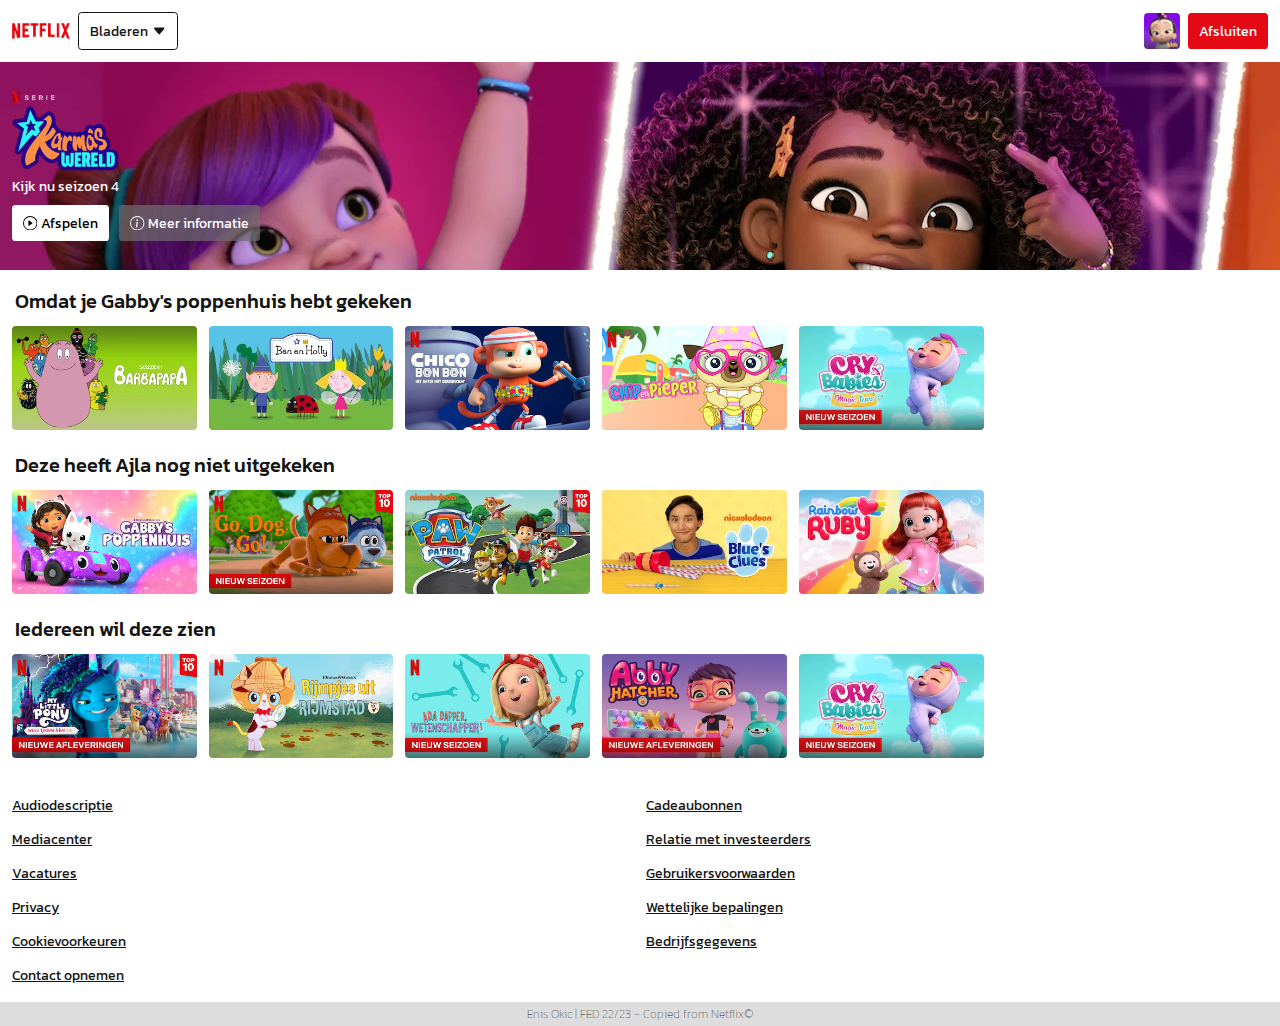
<file: index.html>
<!doctype html>
<html lang="nl">

<head>
	<meta charset="UTF-8">
	<meta name="author" content="jouw naam">
	<meta name="viewport" content="width=device-width, initial-scale=1">

	<title>Netflix | FED 2223 final</title>

	<link href="styles/style.css" rel="stylesheet">
	<link rel="icon" type="image/svg+xml" href="images/favicon-netflix.ico">
</head>

<body>
	<header>
		<a href="index.html">
			<img src="images/netflix-logo.png" alt="Netflix logo naar home">
		</a>

		<button>
			Bladeren
			<svg xmlns="http://www.w3.org/2000/svg" viewBox="0 0 16 16">
				<path d="M7.247 11.14 2.451 5.658C1.885 5.013 2.345 4 3.204 4h9.592a1 1 0 0 1 .753 1.659l-4.796 5.48a1 1 0 0 1-1.506 0z"/>
			</svg>
		</button>

		<nav class="hoofdmenu">
			<ul>
				<li>
					<a href="index.html">Homepagina</a>
				</li>

				<li>
					<a href="movie-detail.html">Personages</a>
				</li>

				<li>
					<a href="movie-detail.html">Series</a>
				</li>

				<li>
					<a href="movie-detail.html">Films</a>
				</li>

				<li>
					<a href="movie-detail.html">Nieuw en populair</a>
				</li>

				<li>
					<a href="movie-detail.html">Mijn lijst</a>
				</li>

				<li>
					<a href="movie-detail.html">Bladeren door talen</a>
				</li>
			</ul>

			<button aria-label="sluiten">
				<svg xmlns="http://www.w3.org/2000/svg" viewBox="0 0 16 16">
					<path d="M2.146 2.854a.5.5 0 1 1 .708-.708L8 7.293l5.146-5.147a.5.5 0 0 1 .708.708L8.707 8l5.147 5.146a.5.5 0 0 1-.708.708L8 8.707l-5.146 5.147a.5.5 0 0 1-.708-.708L7.293 8 2.146 2.854Z"/>
				</svg>
			</button>
		</nav>

		<a href="movie-detail.html">
			<img src="images/gebruiker.png" alt="Gebruiker">
		</a>

		<button>Afsluiten</button>
	</header>

	<main>
		<section>
			<img src="images/karmaswereld-titel.webp" alt="Karmaswereld">
			<p>Kijk nu seizoen 4</p>

			<div>
				<a href="movie-detail.html">
					<svg xmlns="http://www.w3.org/2000/svg" viewBox="0 0 16 16">
						<path d="M8 15A7 7 0 1 1 8 1a7 7 0 0 1 0 14zm0 1A8 8 0 1 0 8 0a8 8 0 0 0 0 16z" />
						<path d="M6.271 5.055a.5.5 0 0 1 .52.038l3.5 2.5a.5.5 0 0 1 0 .814l-3.5 2.5A.5.5 0 0 1 6 10.5v-5a.5.5 0 0 1 .271-.445z" />
					</svg>Afspelen
				</a>

				<a href="movie-detail.html">
					<svg xmlns="http://www.w3.org/2000/svg" viewBox="0 0 16 16">
						<path d="M8 15A7 7 0 1 1 8 1a7 7 0 0 1 0 14zm0 1A8 8 0 1 0 8 0a8 8 0 0 0 0 16z" />
						<path d="m8.93 6.588-2.29.287-.082.38.45.083c.294.07.352.176.288.469l-.738 3.468c-.194.897.105 1.319.808 1.319.545 0 1.178-.252 1.465-.598l.088-.416c-.2.176-.492.246-.686.246-.275 0-.375-.193-.304-.533L8.93 6.588zM9 4.5a1 1 0 1 1-2 0 1 1 0 0 1 2 0z" />
					</svg>Meer informatie
				</a>
			</div>
		</section>

		<section>
			<h2>Omdat je Gabby's poppenhuis hebt gekeken</h2>
			<ul>
				<li>
					<a href="movie-detail.html">
						<img src="images/barbapapa.webp" alt="Barbapapa">
					</a>
				</li>

				<li>
					<a href="movie-detail.html">
						<img src="images/ben-en-holly.webp" alt="Ben en Holly">
					</a>
				</li>

				<li>
					<a href="movie-detail.html">
						<img src="images/chico-bonbon.jpeg" alt="Chico Bonbon">
					</a>
				</li>

				<li>
					<a href="movie-detail.html">
						<img src="images/chip-en-pieper.jpeg" alt="Chip en Pieper">
					</a>
				</li>

				<li>
					<a href="movie-detail.html">
						<img src="images/cry-babies.webp" alt="Cry babies">
					</a>
				</li>
			</ul>
		</section>

		<section>
			<h2>Deze heeft Ajla nog niet uitgekeken</h2>
			<ul>
				<li>
					<a href="movie-detail.html">
						<img src="images/gabbys-poppenhuis.jpeg" alt="Gabby's poppenhuis">
					</a>
				</li>

				<li>
					<a href="movie-detail.html">
						<img src="images/go-dog-go.jpeg" alt="Go Dog Go">
					</a>
				</li>

				<li>
					<a href="movie-detail.html">
						<img src="images/paw-patrol.webp" alt="Paw Patrol">
					</a>
				</li>

				<li>
					<a href="movie-detail.html">
						<img src="images/blues-clues.webp" alt="Blue's clues">
					</a>
				</li>

				<li>
					<a href="movie-detail.html">
						<img src="images/rainbow-ruby.webp" alt="Rainbow Ruby">
					</a>
				</li>
			</ul>
		</section>

		<section>
			<h2>Iedereen wil deze zien</h2>
			<ul>
				<li>
					<a href="movie-detail.html">
						<img src="images/my-little-pony.jpeg" alt="My little pony">
					</a>
				</li>

				<li>
					<a href="movie-detail.html">
						<img src="images/rijmpjes-uit-rijmstad.jpeg" alt="Rijmpjes uit rijmstad">
					</a>
				</li>

				<li>
					<a href="movie-detail.html">
						<img src="images/adda-dapper-wetenschapper.jpeg" alt="Adda dapper wetenschapper">
					</a>
				</li>

				<li>
					<a href="movie-detail.html">
						<img src="images/abby-hatcher.webp" alt="Abby hatcher">
					</a>
				</li>

				<li>
					<a href="movie-detail.html">
						<img src="images/cry-babies.webp" alt="Cry babies">
					</a>
				</li>
			</ul>
		</section>
	</main>

	<footer>
		<ul>
			<li>
				<a href="movie-detail.html">
					Audiodescriptie
				</a>
			</li>

			<li>
				<a href="movie-detail.html">
					Cadeaubonnen
				</a>
			</li>

			<li>
				<a href="movie-detail.html">
					Mediacenter
				</a>
			</li>

			<li>
				<a href="movie-detail.html">
					Relatie met investeerders
				</a>
			</li>

			<li>
				<a href="movie-detail.html">
					Vacatures
				</a>
			</li>

			<li>
				<a href="movie-detail.html">
					Gebruikersvoorwaarden
				</a>
			</li>

			<li>
				<a href="movie-detail.html">
					Privacy
				</a>
			</li>

			<li>
				<a href="movie-detail.html">
					Wettelijke bepalingen
				</a>
			</li>

			<li>
				<a href="movie-detail.html">
					Cookievoorkeuren
				</a>
			</li>

			<li>
				<a href="movie-detail.html">
					Bedrijfsgegevens
				</a>
			</li>

			<li>
				<a href="movie-detail.html">
					Contact opnemen
				</a>
			</li>
		</ul>

		<p>Enis Okic | FED 22/23 - Copied from Netflix©</p>
	</footer>

	<script defer src="scripts/script.js"></script>
</body>

</html>
</file>
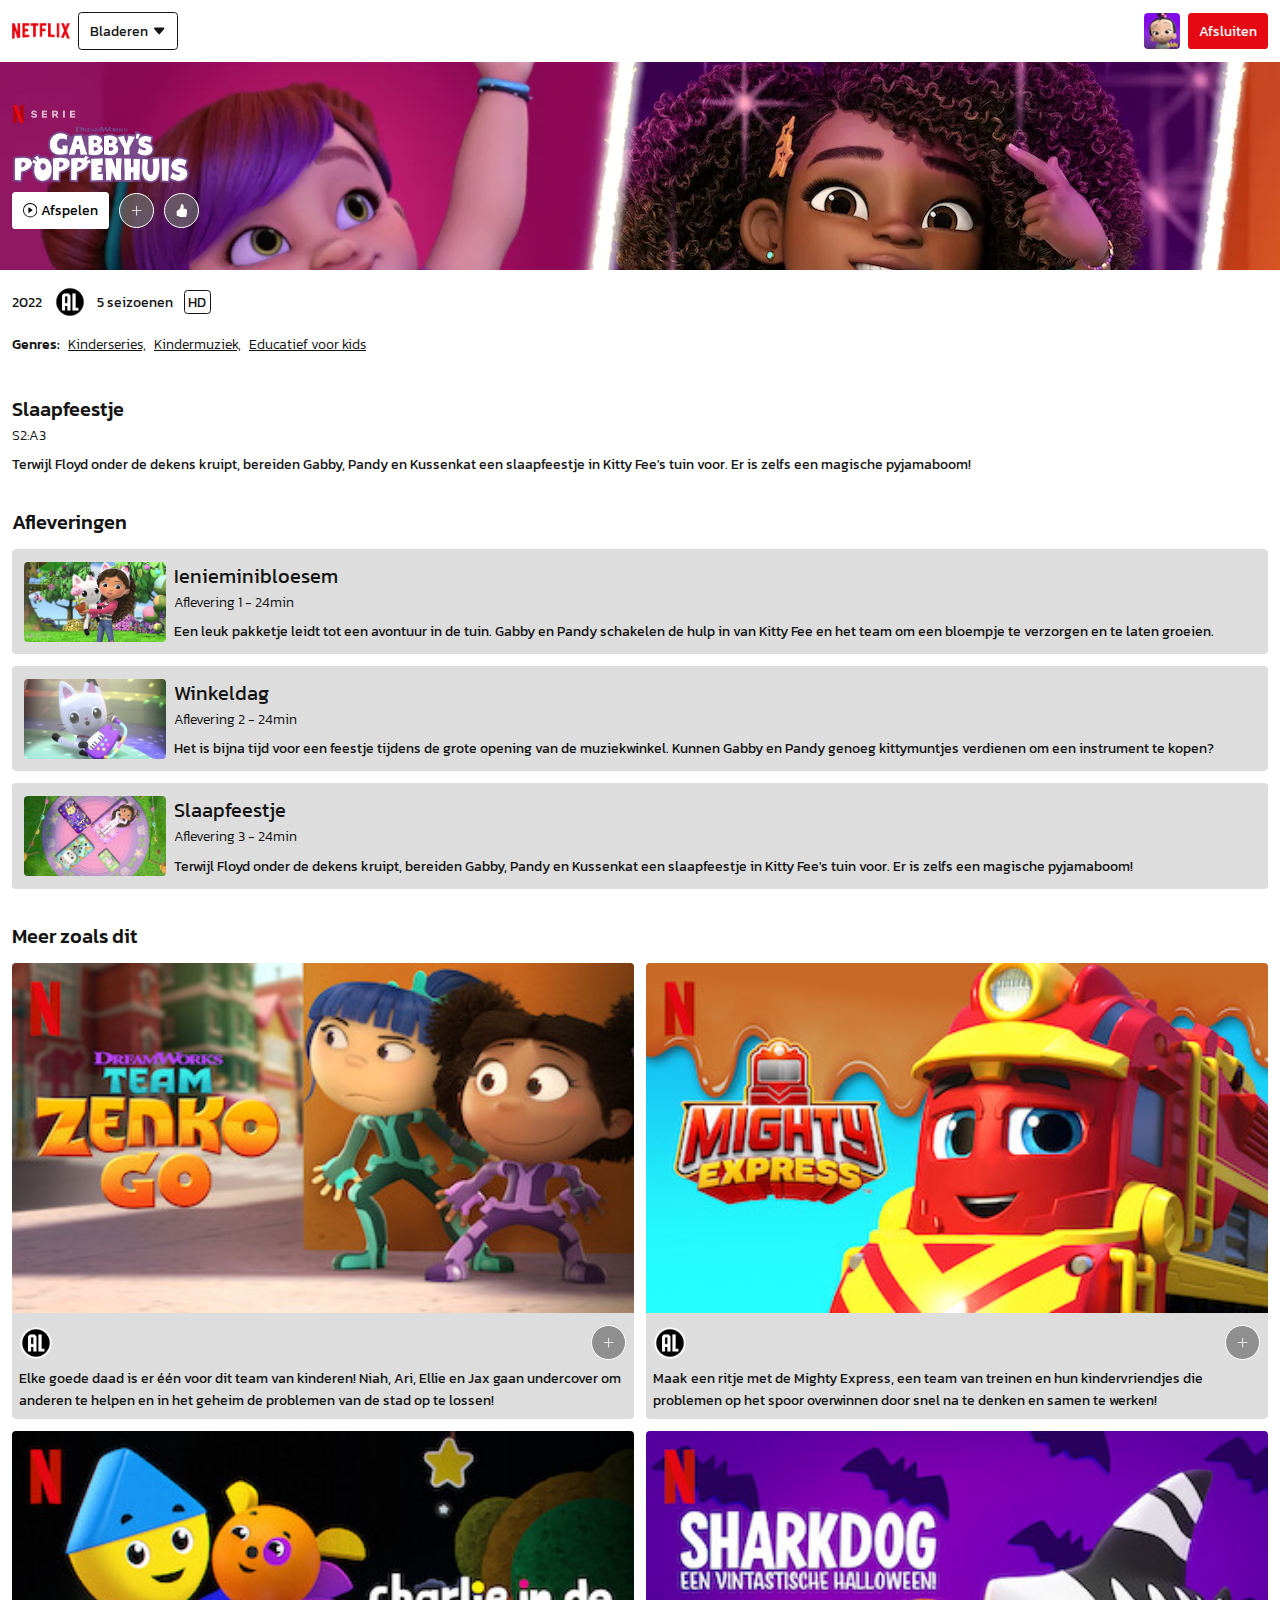
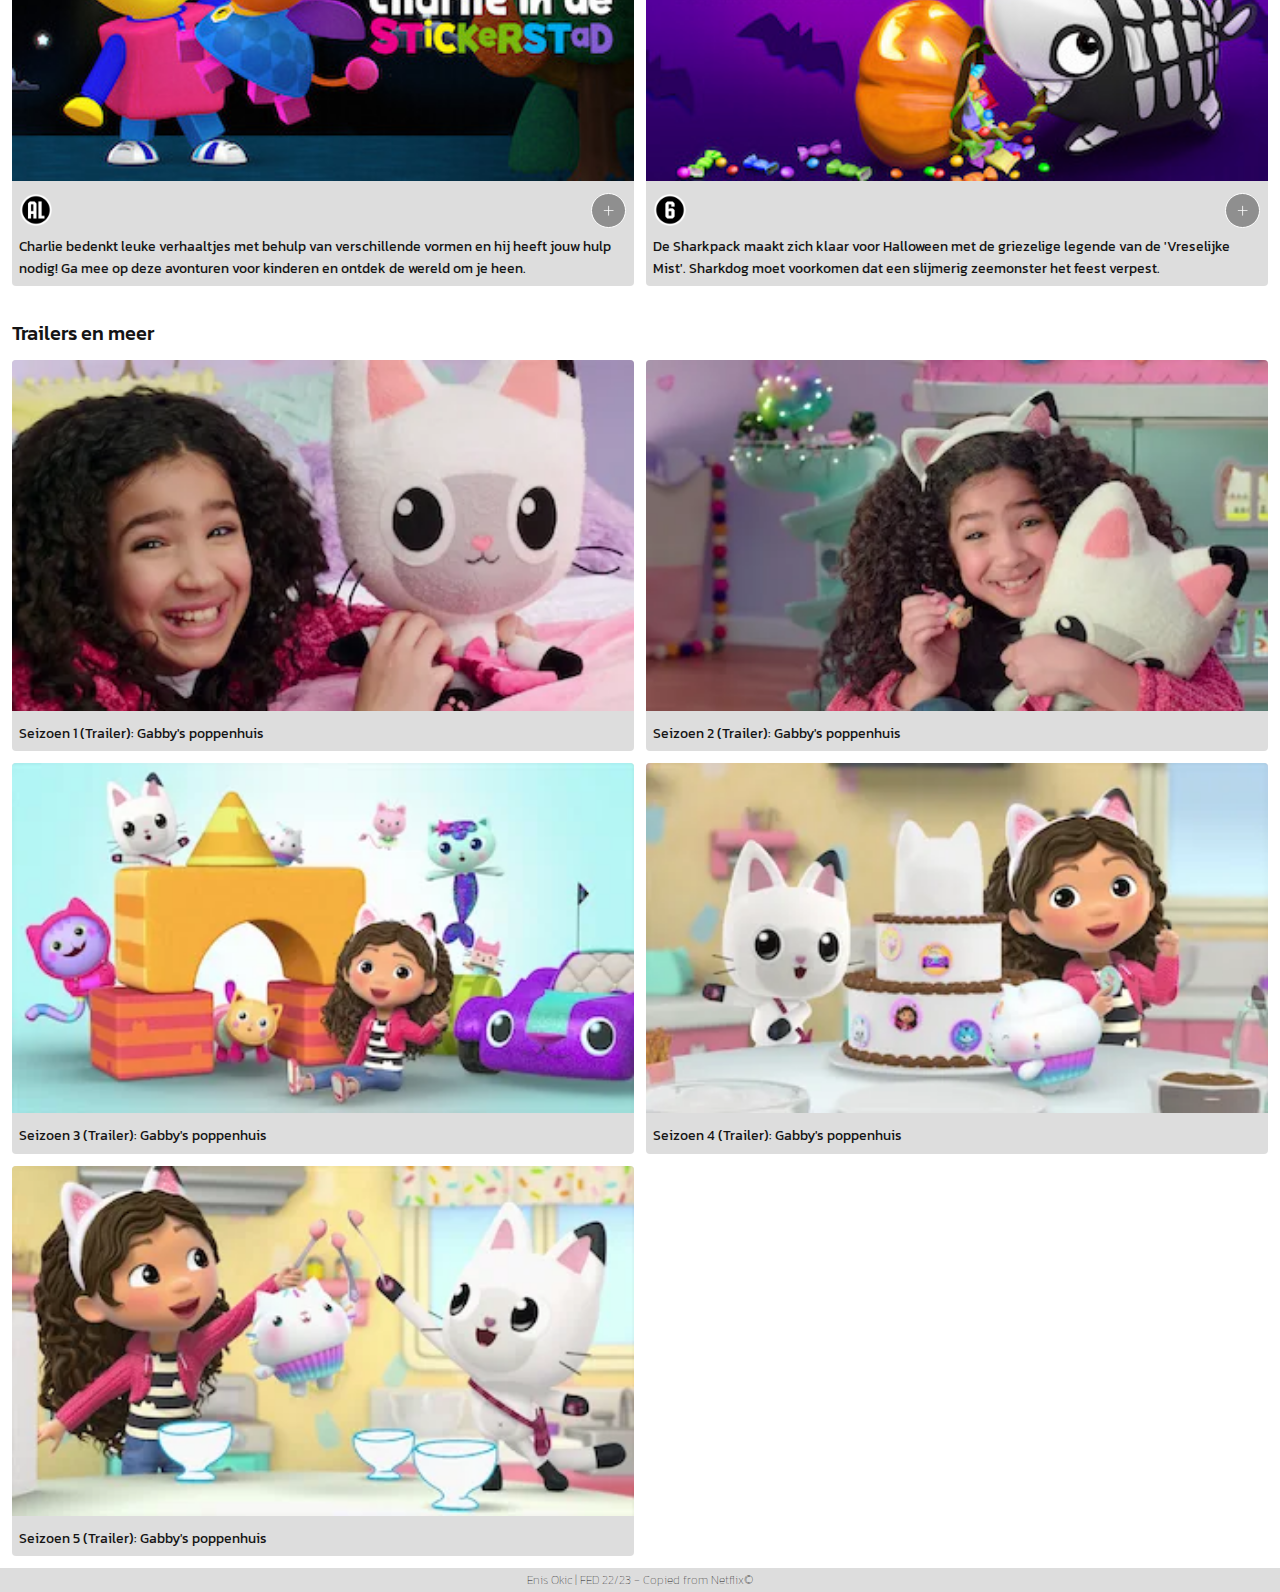
<file: movie-detail.html>
<!doctype html>
<html lang="nl">

<head>
	<meta charset="UTF-8">
	<meta name="author" content="jouw naam">
	<meta name="viewport" content="width=device-width, initial-scale=1">

	<title>Netflix | FED 2223 final</title>

	<link href="styles/style.css" rel="stylesheet">
	<link rel="icon" type="image/svg+xml" href="images/favicon-netflix.ico">
</head>

<body id="pagina2">
	<header>
		<a href="index.html">
			<img src="images/netflix-logo.png" alt="Netflix logo naar home">
		</a>

		<button>
			Bladeren
			<svg xmlns="http://www.w3.org/2000/svg" viewBox="0 0 16 16">
				<path d="M7.247 11.14 2.451 5.658C1.885 5.013 2.345 4 3.204 4h9.592a1 1 0 0 1 .753 1.659l-4.796 5.48a1 1 0 0 1-1.506 0z"/>
			</svg>
		</button>

		<nav class="hoofdmenu">
			<ul>
				<li>
					<a href="index.html">Homepagina</a>
				</li>

				<li>
					<a href="movie-detail.html">Personages</a>
				</li>

				<li>
					<a href="movie-detail.html">Series</a>
				</li>

				<li>
					<a href="movie-detail.html">Films</a>
				</li>

				<li>
					<a href="movie-detail.html">Nieuw en populair</a>
				</li>

				<li>
					<a href="movie-detail.html">Mijn lijst</a>
				</li>

				<li>
					<a href="movie-detail.html">Bladeren door talen</a>
				</li>
			</ul>

			<button aria-label="sluiten">
				<svg xmlns="http://www.w3.org/2000/svg" viewBox="0 0 16 16">
					<path d="M2.146 2.854a.5.5 0 1 1 .708-.708L8 7.293l5.146-5.147a.5.5 0 0 1 .708.708L8.707 8l5.147 5.146a.5.5 0 0 1-.708.708L8 8.707l-5.146 5.147a.5.5 0 0 1-.708-.708L7.293 8 2.146 2.854Z"/>
				</svg>
			</button>
		</nav>

		<a href="index.html">
			<img src="images/gebruiker.png" alt="Gebruiker">
		</a>

		<button>Afsluiten</button>
	</header>

	<main>
		<section>
			<img src="images/gabbys-poppenhuis-titel.webp" alt="Gabbys poppenhuis">

			<div>
				<a href="index.html">
					<svg xmlns="http://www.w3.org/2000/svg" viewBox="0 0 16 16">
						<path d="M8 15A7 7 0 1 1 8 1a7 7 0 0 1 0 14zm0 1A8 8 0 1 0 8 0a8 8 0 0 0 0 16z" />
						<path d="M6.271 5.055a.5.5 0 0 1 .52.038l3.5 2.5a.5.5 0 0 1 0 .814l-3.5 2.5A.5.5 0 0 1 6 10.5v-5a.5.5 0 0 1 .271-.445z" />
					</svg>Afspelen
				</a>

				<button aria-label="toevoegen aan lijst">
					<svg xmlns="http://www.w3.org/2000/svg" viewBox="0 0 16 16">
						<path fill-rule="evenodd" d="M8 2a.5.5 0 0 1 .5.5v5h5a.5.5 0 0 1 0 1h-5v5a.5.5 0 0 1-1 0v-5h-5a.5.5 0 0 1 0-1h5v-5A.5.5 0 0 1 8 2Z" />
					</svg>
				</button>

				<button aria-label="like">
					<svg xmlns="http://www.w3.org/2000/svg" viewBox="0 0 16 16">
						<path
							d="M6.956 1.745C7.021.81 7.908.087 8.864.325l.261.066c.463.116.874.456 1.012.965.22.816.533 2.511.062 4.51a9.84 9.84 0 0 1 .443-.051c.713-.065 1.669-.072 2.516.21.518.173.994.681 1.2 1.273.184.532.16 1.162-.234 1.733.058.119.103.242.138.363.077.27.113.567.113.856 0 .289-.036.586-.113.856-.039.135-.09.273-.16.404.169.387.107.819-.003 1.148a3.163 3.163 0 0 1-.488.901c.054.152.076.312.076.465 0 .305-.089.625-.253.912C13.1 15.522 12.437 16 11.5 16H8c-.605 0-1.07-.081-1.466-.218a4.82 4.82 0 0 1-.97-.484l-.048-.03c-.504-.307-.999-.609-2.068-.722C2.682 14.464 2 13.846 2 13V9c0-.85.685-1.432 1.357-1.615.849-.232 1.574-.787 2.132-1.41.56-.627.914-1.28 1.039-1.639.199-.575.356-1.539.428-2.59z" />
					</svg>
				</button>
			</div>
		</section>

		<section>
			<div>
				<p>2022</p>
				<img src="images/kijkwijzer-al.png" alt="Geschikt voor alle leeftijden">
				<p>5 seizoenen</p>
				<p>HD</p>
			</div>

			<div>
				<h4>Genres:</h4>
				<ul>
					<li>
						<a href="index.html">Kinderseries,</a>
					</li>

					<li>
						<a href="index.html">Kindermuziek,</a>
					</li>

					<li>
						<a href="index.html">Educatief voor kids</a>
					</li>
				</ul>
			</div>

			<h2>Slaapfeestje</h2>
			<h3>S2:A3</h3>
			<p>Terwijl Floyd onder de dekens kruipt, bereiden Gabby, Pandy en Kussenkat een slaapfeestje in Kitty Fee's tuin voor. Er is zelfs een magische pyjamaboom!</p>
		</section>

		<section>
			<h2>Afleveringen</h2>
			<a href="index.html">
				<article>
					<img src="images/gabbys-poppenhuis-ienieminibloesem.jpeg" alt="Aflevering 1 Ienieminibloesem">

					<div>
						<h3>Ienieminibloesem</h3>
						<h4>Aflevering 1 - 24min</h4>
						<p>Een leuk pakketje leidt tot een avontuur in de tuin. Gabby en Pandy schakelen de hulp in van Kitty Fee en het team om een bloempje te verzorgen en te laten groeien.</p>
					</div>
				</article>
			</a>

			<a href="index.html">
				<article>
					<img src="images/gabbys-poppenhuis-winkeldag.jpeg" alt="Aflevering 2 Winkeldag">

					<div>
						<h3>Winkeldag</h3>
						<h4>Aflevering 2 - 24min</h4>
						<p>Het is bijna tijd voor een feestje tijdens de grote opening van de muziekwinkel. Kunnen Gabby en Pandy genoeg kittymuntjes verdienen om een instrument te kopen?</p>
					</div>
				</article>
			</a>

			<a href="index.html">
				<article>
					<img src="images/gabbys-poppenhuis-slaapfeestje.jpeg" alt="Aflevering 3 Slaapfeestje">

					<div>
						<h3>Slaapfeestje</h3>
						<h4>Aflevering 3 - 24min</h4>
						<p>Terwijl Floyd onder de dekens kruipt, bereiden Gabby, Pandy en Kussenkat een slaapfeestje in Kitty Fee's tuin voor. Er is zelfs een magische pyjamaboom!</p>
					</div>
				</article>
			</a>
		</section>

		<section>
			<h2>Meer zoals dit</h2>
			<a href="index.html">
				<article>
					<img src="images/team-zenko-go.jpeg" alt="Team Zenko Go">

					<div>
						<img src="images/kijkwijzer-al.png" alt="Geschikt voor alle leeftijden">

						<button aria-label="toevoegen aan lijst">
							<svg xmlns="http://www.w3.org/2000/svg" viewBox="0 0 16 16">
              <path fill-rule="evenodd" d="M8 2a.5.5 0 0 1 .5.5v5h5a.5.5 0 0 1 0 1h-5v5a.5.5 0 0 1-1 0v-5h-5a.5.5 0 0 1 0-1h5v-5A.5.5 0 0 1 8 2Z"></path>
            	</svg>
						</button>
					</div>

					<p>Elke goede daad is er één voor dit team van kinderen! Niah, Ari, Ellie en Jax gaan undercover om anderen te helpen en in het geheim de problemen van de stad op te lossen!</p>
				</article>
			</a>

			<a href="index.html">
				<article>
					<img src="images/mighty-express.jpeg" alt="Mighty express">

					<div>
						<img src="images/kijkwijzer-al.png" alt="Geschikt voor alle leeftijden">

						<button aria-label="toevoegen aan lijst">
							<svg xmlns="http://www.w3.org/2000/svg" viewBox="0 0 16 16">
              <path fill-rule="evenodd" d="M8 2a.5.5 0 0 1 .5.5v5h5a.5.5 0 0 1 0 1h-5v5a.5.5 0 0 1-1 0v-5h-5a.5.5 0 0 1 0-1h5v-5A.5.5 0 0 1 8 2Z"></path>
            	</svg>
						</button>
					</div>

					<p>Maak een ritje met de Mighty Express, een team van treinen en hun kindervriendjes die problemen op het spoor overwinnen door snel na te denken en samen te werken!</p>
				</article>
			</a>

			<a href="index.html">
				<article>
					<img src="images/charlie.jpeg" alt="Charlie">

					<div>
						<img src="images/kijkwijzer-al.png" alt="Geschikt voor alle leeftijden">

						<button aria-label="toevoegen aan lijst">
							<svg xmlns="http://www.w3.org/2000/svg" viewBox="0 0 16 16">
							<path fill-rule="evenodd" d="M8 2a.5.5 0 0 1 .5.5v5h5a.5.5 0 0 1 0 1h-5v5a.5.5 0 0 1-1 0v-5h-5a.5.5 0 0 1 0-1h5v-5A.5.5 0 0 1 8 2Z"></path>
							</svg>
						</button>
					</div>

					<p>Charlie bedenkt leuke verhaaltjes met behulp van verschillende vormen en hij heeft jouw hulp nodig! Ga mee op deze avonturen voor kinderen en ontdek de wereld om je heen.</p>
				</article>
			</a>

			<a href="index.html">
				<article>
					<img src="images/sharkdog.jpeg" alt="Sharkdog">

					<div>
						<img src="images/kijkwijzer-6.png" alt="Geschikt voor kinderen vanaf 6 jaar">

						<button aria-label="toevoegen aan lijst">
							<svg xmlns="http://www.w3.org/2000/svg" viewBox="0 0 16 16">
							<path fill-rule="evenodd" d="M8 2a.5.5 0 0 1 .5.5v5h5a.5.5 0 0 1 0 1h-5v5a.5.5 0 0 1-1 0v-5h-5a.5.5 0 0 1 0-1h5v-5A.5.5 0 0 1 8 2Z"></path>
							</svg>
						</button>
					</div>

					<p>De Sharkpack maakt zich klaar voor Halloween met de griezelige legende van de 'Vreselijke Mist'. Sharkdog moet voorkomen dat een slijmerig zeemonster het feest verpest.</p>
				</article>
			</a>
		</section>

		<section>
			<h2>Trailers en meer</h2>
			<a href="index.html">
				<article>
					<img src="images/gabbys-poppenhuis-s1trailer.webp" alt="Gabby's poppenhuis seizoen 1 trailer">
					<h3>Seizoen 1 (Trailer): Gabby's poppenhuis</h3>
				</article>
			</a>

			<a href="index.html">
				<article>
					<img src="images/gabbys-poppenhuis-s2trailer.webp" alt="Gabby's poppenhuis seizoen 2 trailer">
					<h3>Seizoen 2 (Trailer): Gabby's poppenhuis</h3>
				</article>
			</a>

			<a href="index.html">
				<article>
					<img src="images/gabbys-poppenhuis-s3trailer.webp" alt="Gabby's poppenhuis seizoen 3 trailer">
					<h3>Seizoen 3 (Trailer): Gabby's poppenhuis</h3>
				</article>
			</a>

			<a href="index.html">
				<article>
					<img src="images/gabbys-poppenhuis-s4trailer.webp" alt="Gabby's poppenhuis seizoen 4 trailer">
					<h3>Seizoen 4 (Trailer): Gabby's poppenhuis</h3>
				</article>
			</a>

			<a href="index.html">
				<article>
					<img src="images/gabbys-poppenhuis-s5trailer.webp" alt="Gabby's poppenhuis seizoen 5 trailer">
					<h3>Seizoen 5 (Trailer): Gabby's poppenhuis</h3>
				</article>
			</a>
		</section>
	</main>

	<footer>
		<p>Enis Okic | FED 22/23 - Copied from Netflix©</p>
	</footer>

	<script defer src="scripts/script.js"></script>
</body>

</html>
</file>
<file: styles/style.css>
/******************/
/* --LETTERTYPE-- */
/******************/
@import url('https://fonts.googleapis.com/css2?family=Kanit:ital,wght@0,100;0,200;0,300;0,400;0,500;0,600;0,700;0,800;0,900;1,100;1,200;1,300;1,400;1,500;1,600;1,700;1,800;1,900&display=swap');

/******************/
/* --CSS REMEDY-- */
/******************/
*, *::after, *::before {
  box-sizing: border-box;
}

button, summary {
  cursor: pointer;
}

/*************************/
/* --CUSTOM PROPERTIES-- */
/*************************/
:root {
  --netflix-color: #e50914;
  --color-text: #ffffff;
  --color-background: #141414;
  --color-background2: #333333;
  --color-button-background1: #ffffff;
  --color-button-text1: #000000;
  --color-button-background2: rgba(109, 109, 110, 0.7);
  --color-button-text2: #ffffff;
  --color-background-menu: rgba(0, 0, 0, 0.9);
}

/* lightmode */
@media (prefers-color-scheme: light) {
  :root {
    --color-text: #141414;
    --color-background: #ffffff;
    --color-background2: #dddddd;
    --color-background-menu: rgba(244, 244, 244, 0.9);
  }
}

/************/
/* --BODY-- */
/************/
body {
  color: var(--color-text);
  background-color: var(--color-background);
  margin: 0;
}

.stop-scroll {
  overflow: hidden;
}
/*****************/
/* --MENU OPEN-- */
/*****************/
/* Menu laten verdwijnen */
nav.hoofdmenu {
  display: none;
}

/* Navigatie positionering,fullscreen en styling */
nav {
  position: fixed;
  top: 0;
  bottom: 0;
  left: 0;
  right: 0;
  background-color: var(--color-background-menu);
  backdrop-filter: blur(.75em);
  display: grid;
  align-content: start;
  justify-content: center;
}

/* Verwijderen van bullets lijst en ruimte toepassen */
nav ul {
  list-style: none;
  padding: 0;
  margin: 10em 0 0 0;
}

/* Tussenruimte menu items en center */
nav ul li {
  text-align: center;
  margin: 1em;
}

/* Menu items styling */
nav ul li a {
  font-family: 'Kanit', sans-sans-serif;
  font-size: 1em;
  font-weight: 300;
  color: var(--color-text);
  text-decoration: none;
  transition: all .3s ease;
}

/* Menu items hover */
nav ul li a:hover {
  font-weight: 500;
  color: var(--netflix-color)
}

/* Menu items active */
nav ul li a:active {
  text-decoration: underline;
}

/* Menu button sluiten styling */
header nav button:first-of-type {
  background-color: var(--netflix-color);
  border-radius: 100%;
  border: none;
  padding: .75em;
  justify-self: center;
  position: fixed;
  bottom: 2em;
}

/* Button aan lijst toevoegen en like icon styling */
header nav button:first-of-type svg {
  fill: var(--color-button-text2);
  height: 1em;
  display: flex;
  margin: 0;
}

/**************/
/* --HEADER-- */
/**************/
/* Styling + positie van de gehele header */
header {
  background-color: var(--color-background);
  display: flex;
  align-items: center;
  padding: .75em;
  position: sticky;
  top: 0;
}

/* Menu open button styling */
header button:first-of-type {
  font-family: 'Kanit', sans-sans-serif;
  font-size: .9em;
  font-weight: 400;
  text-decoration: none;
  color: var(--color-text);
  background-color: transparent;
  border: solid .1em var(--color-text);
  border-radius: .25em;
  padding: .5em .75em;
  margin-right: auto;
  display: flex;
  align-items: center;
  transition: all .3s ease;
}

/* Menu open button icon styling */
header button:first-of-type svg {
  fill: var(--color-text);
  height: 1em;
  margin-left: .25em;
}

/* Menu open button hover styling */
header button:first-of-type:hover {
  background-color: var(--color-text);
  color: var(--color-background);
  transform: rotate(357deg);
}

/* Menu open button icon hover styling */
header button:first-of-type:hover svg {
  fill: var(--color-background);
}

/* Menu open button active styling */
header button:first-of-type:active {
  text-decoration: underline;
  text-decoration-color: var(--netflix-color);
  text-decoration-thickness: .15em;
  text-decoration-style: wavy;
}

/* Netflix logo hoogte en tussenruimte */
header a:first-of-type img {
  height: 1em;
  margin-right: .5em;
}

header a:first-of-type {
  height: 1em;
}

/* Gebruiker foto styling */
header a:nth-of-type(2) img {
  height: 2.25em;
  margin-right: .5em;
  border-radius: .25em;
}

header a:nth-of-type(2) {
  height: 2.25em;
}

/* Button afsluiten styling */
header button:nth-of-type(2) {
  font-family: 'Kanit', sans-sans-serif;
  font-size: .9em;
  font-weight: 400;
  color: var(--color-button-text2);
  background-color: var(--netflix-color);
  border-radius: .25em;
  border: none;
  padding: .5em .75em;
  transition: all .3s ease;
}

/* Button afsluiten hover styling */
header button:nth-of-type(2):hover {
  background-color: var(--color-text);
  color: var(--netflix-color);
  transform: rotate(180deg);
}

/* Button afsluiten active styling */
header button:nth-of-type(2):active {
  text-decoration: line-through;
}


/******************************/
/* --Uitgelichte film/serie-- */
/******************************/
/* Achtergrond, grootte en positie content */
main section:first-of-type {
  background-image: url(../images/karmaswereld-uitgelicht.webp);
  background-size: cover;
  height: 13em;
  padding: 0 .75em;
  display: flex;
  flex-direction: column;
  align-items: flex-start;
  justify-content: center;
}

/* Titel afbeelding grootte */
main section:first-of-type img {
  height: 5em;
}

/* Subtekst titel styling */
main section:first-of-type p {
  font-family: 'Kanit', sans-sans-serif;
  font-size: .9em;
  font-weight: 400;
  color: #ffffff;
  margin: .25em 0 0 0;
}

/* Groep link (Afspelen en Meer informatie) positie */
main section:first-of-type div {
  display: flex;
  align-items: center;
  margin: .5em 0 0 0;
}

/* Link Afspelen en Meer informatie styling */
main section:first-of-type div a {
  font-family: 'Kanit', sans-sans-serif;
  font-size: .9em;
  font-weight: 400;
  text-decoration: none;
  border-radius: .25em;
  padding: .5em .75em;
  display: flex;
  align-items: center;
}

/* Link Afspelen en Meer informatie icon grootte + margin */
main section:first-of-type div svg {
  height: 1em;
  margin-right: .25em;
}

/* Link Afspelen styling (kleur)*/
main section:first-of-type div a:first-of-type {
  color: var(--color-button-text1);
  background-color: var(--color-button-background1);
  transition: all .3s ease;
}

/* Link Afspelen icon */
main section:first-of-type div a:first-of-type svg {
  fill: var(--color-button-text1);
}

/* Link afspelen hover */
main section:first-of-type div a:first-of-type:hover {
  color: var(--color-button-background1);
  background-color: var(--color-button-text1);
}

/* Link afspelen icon hover */
main section:first-of-type div a:first-of-type:hover svg {
  fill: var(--color-button-background1);
  transform: rotate(.5turn);
}

/* Link afspelen active */
main section:first-of-type div a:first-of-type:active {
  text-decoration: underline;
  text-decoration-color: var(--netflix-color);
  text-decoration-thickness: .15em;
  text-decoration-style: wavy;
}

/* Link Meer informatie styling (kleur) + margin */
main section:first-of-type div a:nth-of-type(2) {
  color: var(--color-button-text2);
  background-color: var(--color-button-background2);
  margin-left: .75em;
  transition: all .3s ease;
}

/* Link Meer informatie icon */
main section:first-of-type div a:nth-of-type(2) svg {
  fill: var(--color-button-text2);
}

/* Link meer informatie hover */
main section:first-of-type div a:nth-of-type(2):hover {
  color: var(--color-button-text1);
  background-color: var(--color-button-text2);
}

/* Link meer informatie icon hover */
main section:first-of-type div a:nth-of-type(2):hover svg {
  fill: var(--color-button-text1);
  transform: rotate(.5turn);
}

/* Link meer informatie active */
main section:first-of-type div a:nth-of-type(2):active {
  text-decoration: underline;
  text-decoration-color: var(--netflix-color);
  text-decoration-thickness: .15em;
  text-decoration-style: wavy;
}
/*********************************************/
/* --Sliders met voorgestelde films/series-- */
/*********************************************/
/* Secties tussen ruimte */
main section:nth-of-type(2), main section:nth-of-type(3), main section:nth-of-type(4) {
  margin-top: 1em;
}

/* Titels styling */
main section:nth-of-type(2) h2, main section:nth-of-type(3) h2, main section:nth-of-type(4) h2 {
  font-family: 'Kanit', sans-sans-serif;
  font-size: 1.25em;
  font-weight: 500;
  color: var(--color-text);
  margin: 0 .75em .5em .75em;
}

/* Sliders */
main section:nth-of-type(2) ul, main section:nth-of-type(3) ul, main section:nth-of-type(4) ul {
  list-style: none;
  display: flex;
  align-items: center;
  overflow-y: scroll;
  padding: 0;
  margin: 0 0 0 .75em;
}

/* Ruimte tussen slides */
main section:nth-of-type(2) ul li, main section:nth-of-type(3) ul li, main section:nth-of-type(4) ul li {
  margin-right: .75em;
}

/* Afbeeldingen hoogte + styling */
main section:nth-of-type(2) ul li a img, main section:nth-of-type(3) ul li a img, main section:nth-of-type(4) ul li a img {
  height: 6.5em;
  border-radius: .25em;
  transition: all .3s ease;
}

/* Afbeeldingen hover state styling */
main section:nth-of-type(2) ul li img:hover, main section:nth-of-type(3) ul li img:hover, main section:nth-of-type(4) ul li img:hover {
  scale: .95;
}

/* Afbeeldingen active */
main section:nth-of-type(2) ul li a:active img, main section:nth-of-type(3) ul li a:active img, main section:nth-of-type(4) ul li a:active img {
  filter: grayscale(100%);
}

/**************/
/* --Footer-- */
/**************/
/* Link lijst grid */
footer ul {
  list-style: none;
  display: grid;
  grid-template-columns: 1fr 1fr;
  grid-gap: .75em;
  padding: 0;
  margin: 2em .75em 1em .75em;
}

/* Link styling */
footer ul li a {
  font-family: 'Kanit', sans-sans-serif;
  font-size: .9em;
  font-weight: 400;
  color: var(--color-text);
  transition: all .3s ease;
}

/* Link hover */
footer ul li a:hover {
  color: var(--netflix-color);
}

/* Link active */
footer ul li a:active {
  text-decoration: underline;
  text-decoration-color: var(--netflix-color);
  text-decoration-thickness: .15em;
  text-decoration-style: wavy;
}

/* Footer maker en website */
footer p {
  font-family: 'Kanit', sans-sans-serif;
  font-size: .75em;
  font-weight: 100;
  text-align: center;
  color: var(--color-text);
  background-color: var(--color-background2);
  padding: .25em;
  margin: 1em 0 0 0;
}

/****************/
/* ------------ */
/* ------------ */
/* --Pagina 2-- */
/* ------------ */
/* ------------ */
/****************/
/*****************************************/
/* --Uitgelichte serie/film - pagina 2-- */
/*****************************************/
/* Button aan lijst toevoegen en like styling */
#pagina2 main section:first-of-type div button {
  background-color: var(--color-button-background2);
  border-radius: 100%;
  border: solid .1em var(--color-button-text2);
  padding: .75em;
  margin-left: .75em;
  transition: all .3s ease;
}

/* Button aan lijst toevoegen en like icon styling */
#pagina2 main section:first-of-type div button svg {
  fill: var(--color-button-text2);
  height: 1em;
  display: flex;
  margin-right: 0;
}

/* Button aan lijst toevoegen en like hover */
#pagina2 main section:first-of-type div button:hover {
  transform: scale(1.25);
}

/* Button aan lijst toevoegen en like active */
#pagina2 main section:first-of-type div button:active {
  border-color: var(--netflix-color);
}

#pagina2 main section:first-of-type div button:active svg {
  fill: var(--netflix-color);
}

/*************************************/
/* --Info over serie en aflevering-- */
/*************************************/
#pagina2 main section:nth-of-type(2) {
  margin: 1em .75em 0 .75em;
}

/* Eerste groep op een rij */
#pagina2 main section:nth-of-type(2) div:first-of-type {
  display: flex;
  align-items: center;
}

/* Ruimte tussen content in de eerste rij */
#pagina2 main section:nth-of-type(2) div:first-of-type img, #pagina2 main section:nth-of-type(2) div:first-of-type p:nth-of-type(2), #pagina2 main section:nth-of-type(2) div:first-of-type p:nth-of-type(3) {
  margin-left: .75em;
}

/* kijkwijzer grootte */
#pagina2 main section:nth-of-type(2) div:first-of-type img {
  height: 2em;
}

/* border broodtekst HD */
#pagina2 main section:nth-of-type(2) div:first-of-type p:last-of-type {
  border: solid .1em var(--color-text);
  padding: 0 .25em;
  border-radius: .25em;
}

/* Broodtekst (jaartal, seizoenen, HD en omschrijving) styling */
#pagina2 main section:nth-of-type(2) p {
  font-family: 'Kanit', sans-sans-serif;
  font-size: .9em;
  font-weight: 400;
  color: var(--color-text);
  margin-top: 0;
  margin-bottom: 0;
}

/* Genres titel + ul naast elkaar */
#pagina2 main section:nth-of-type(2) div:nth-of-type(2) {
  display: flex;
  align-items: baseline;
}

/* Genres titel styling */
#pagina2 main section:nth-of-type(2) div:nth-of-type(2) h4 {
  font-family: 'Kanit', sans-sans-serif;
  font-size: .9em;
  font-weight: 500;
  color: var(--color-text);
  margin-top: 1em;
}

/* Genres styling */
#pagina2 main section:nth-of-type(2) div:nth-of-type(2) ul {
  list-style: none;
  display: flex;
  align-items: center;
  flex-wrap: wrap;
  margin-left: .5em;
}

/* Genres ruimte tussen links */
#pagina2 main section:nth-of-type(2) div:nth-of-type(2) ul li {
  margin-right: .5em;
}

/* Genres links styling */
#pagina2 main section:nth-of-type(2) div:nth-of-type(2) ul li a {
  font-family: 'Kanit', sans-sans-serif;
  font-size: .9em;
  font-weight: 300;
  color: var(--color-text);
  transition: all .3s ease;
}

/* Genres Link hover */
#pagina2 main section:nth-of-type(2) div:nth-of-type(2) ul li a:hover {
  color: var(--netflix-color);
}

/* Genres Link active */
#pagina2 main section:nth-of-type(2) div:nth-of-type(2) ul li a:active {
  text-decoration: underline;
  text-decoration-color: var(--netflix-color);
  text-decoration-thickness: .15em;
  text-decoration-style: wavy;
}
/* Aflevering titel styling */
#pagina2 main section:nth-of-type(2) h2 {
  font-family: 'Kanit', sans-sans-serif;
  font-size: 1.25em;
  font-weight: 500;
  color: var(--color-text);
  margin: 1em 0 0 0;
}

/* Seizoen + aflevering subkop styling */
#pagina2 main section:nth-of-type(2) h3 {
  font-family: 'Kanit', sans-sans-serif;
  font-size: .9em;
  font-weight: 300;
  color: var(--color-text);
  margin: 0 0 .5em 0;
}

/********************/
/* --Afleveringen-- */
/********************/
/* Ruimte tussen sectie en body */
#pagina2 main section:nth-of-type(3) {
  margin: 2em .75em 0 .75em;
}

/* underline link uitschakelen */
#pagina2 main section:nth-of-type(3) a {
  text-decoration: none;
}

/* Sectie titel styling */
#pagina2 main section:nth-of-type(3) h2 {
  font-family: 'Kanit', sans-sans-serif;
  font-size: 1.25em;
  font-weight: 500;
  color: var(--color-text);
  margin: 0;
}

/* Positie complete rij + tussen ruimte + styling */
#pagina2 main section:nth-of-type(3) a article {
  display: flex;
  align-items: center;
  background-color: var(--color-background2);
  margin-top: .75em;
  padding: .75em;
  border-radius: .25em;
  transition: all .3s ease;
}

/* Afleveringen hover */
#pagina2 main section:nth-of-type(3) a:hover article {
  background-color: transparent;
  border: solid .2em var(--color-background2);
}

/* Afleveringen active */
#pagina2 main section:nth-of-type(3) a:active article img {
  filter: grayscale(100%);
}

/* Afbeelding grootte + styling */
#pagina2 main section:nth-of-type(3) a article img {
  height: 5em;
  border-radius: .25em;
}

/* tussen ruimte afbeelding en tekst */
#pagina2 main section:nth-of-type(3) a article div {
  margin-left: .5em;
}

/* Kop aflevering styling */
#pagina2 main section:nth-of-type(3) a article div h3 {
  font-family: 'Kanit', sans-sans-serif;
  font-size: 1.25em;
  font-weight: 400;
  color: var(--color-text);
  margin: 0;
}

/* Aflevering en duur styling */
#pagina2 main section:nth-of-type(3) a article div h4 {
  font-family: 'Kanit', sans-sans-serif;
  font-size: .9em;
  font-weight: 300;
  color: var(--color-text);
  margin: 0 0 .5em 0;
}

/* Broodtekst styling */
#pagina2 main section:nth-of-type(3) a article div p {
  font-family: 'Kanit', sans-sans-serif;
  font-size: .9em;
  font-weight: 400;
  color: var(--color-text);
  margin: 0;
}

/**********************/
/* --Meer zoals dit-- */
/**********************/
/* Grid + tussen ruimte */
#pagina2 main section:nth-of-type(4) {
  display: grid;
  grid-template-columns: 1fr 1fr;
  grid-gap: .75em;
  margin: 2em .75em 0 .75em;
}

/* Titel styling */
#pagina2 main section:nth-of-type(4) h2 {
  font-family: 'Kanit', sans-sans-serif;
  font-size: 1.25em;
  font-weight: 500;
  color: var(--color-text);
  margin: 0;
  grid-column: -1 / 1;
}

/* Link underline verwijderen + achtergrond */
#pagina2 main section:nth-of-type(4) a {
  background-color: var(--color-background2);
  border-radius: .25em;
  text-decoration: none;
  transition: all .3s ease;
}

/* Meer zoals dit hover */
#pagina2 main section:nth-of-type(4) a:hover {
  background-color: transparent;
  border: solid .2em var(--color-background2);
}

/* Meer zoals dit active */
#pagina2 main section:nth-of-type(4) a:active article img:first-of-type {
  filter: grayscale(100%);
}

/* Afbeelding styling */
#pagina2 main section:nth-of-type(4) a article img:first-of-type {
  width: 100%;
  border-top-left-radius: .25em;
  border-top-right-radius: .25em;
}

/* kijkwijzer + button naast elkaar */
#pagina2 main section:nth-of-type(4) a article div {
  display: flex;
  align-items: center;
  margin: .5em .5em 0 .5em;
}

/* Kijkwijzer afbeelding grootte */
#pagina2 main section:nth-of-type(4) a article div img:first-of-type {
  height: 2em;
  width: auto;
  margin-right: auto;
}

/* Toevoegen aan lijst button styling */
#pagina2 main section:nth-of-type(4) a article div button {
  background-color: var(--color-button-background2);
  border-radius: 100%;
  border: solid .1em var(--color-button-text2);
  padding: .75em;
  transition: all .3s ease;
}

/* Toevoegen aan lijst icon styling */
#pagina2 main section:nth-of-type(4) a article div button svg {
  fill: var(--color-button-text2);
  height: 1em;
  display: flex;
}

/* Broodtekst styling */
#pagina2 main section:nth-of-type(4) a article p {
  font-family: 'Kanit', sans-sans-serif;
  font-size: .9em;
  font-weight: 400;
  color: var(--color-text);
  margin: .5em;
}

/************************/
/* --Trailers en meer-- */
/************************/
/* Grid + tussenruimte */
#pagina2 main section:nth-of-type(5) {
  display: grid;
  grid-template-columns: 1fr 1fr;
  grid-gap: .75em;
  margin: 2em .75em 0 .75em;
}

/* Titel styling */
#pagina2 main section:nth-of-type(5) h2 {
  font-family: 'Kanit', sans-sans-serif;
  font-size: 1.25em;
  font-weight: 500;
  color: var(--color-text);
  margin: 0;
  grid-column: -1 / 1;
}

/* Link underline verwijderen + achtergrond */
#pagina2 main section:nth-of-type(5) a {
  background-color: var(--color-background2);
  border-radius: .25em;
  text-decoration: none;
  transition: all .3s ease;
}

/* trailers en meer hover */
#pagina2 main section:nth-of-type(5) a:hover {
  background-color: transparent;
  border: solid .2em var(--color-background2);
}

/* trailers en meer active */
#pagina2 main section:nth-of-type(5) a:active article img {
  filter: grayscale(100%);
}

/* Afbeelding styling */
#pagina2 main section:nth-of-type(5) a article img {
  width: 100%;
  border-top-left-radius: .25em;
  border-top-right-radius: .25em;
}

/* Video titel styling */
#pagina2 main section:nth-of-type(5) h3 {
  font-family: 'Kanit', sans-sans-serif;
  font-size: .9em;
  font-weight: 400;
  color: var(--color-text);
  margin: .5em;
}

/*******************/
/* --FOCUS STATE-- */
/*******************/
a:focus, button:focus {
  outline: .25em dashed mediumblue;
}

/*****************************/
/* --Body laten verdwijnen-- */
/*****************************/
body.verdwijn {
  display: none;
}
</file>
